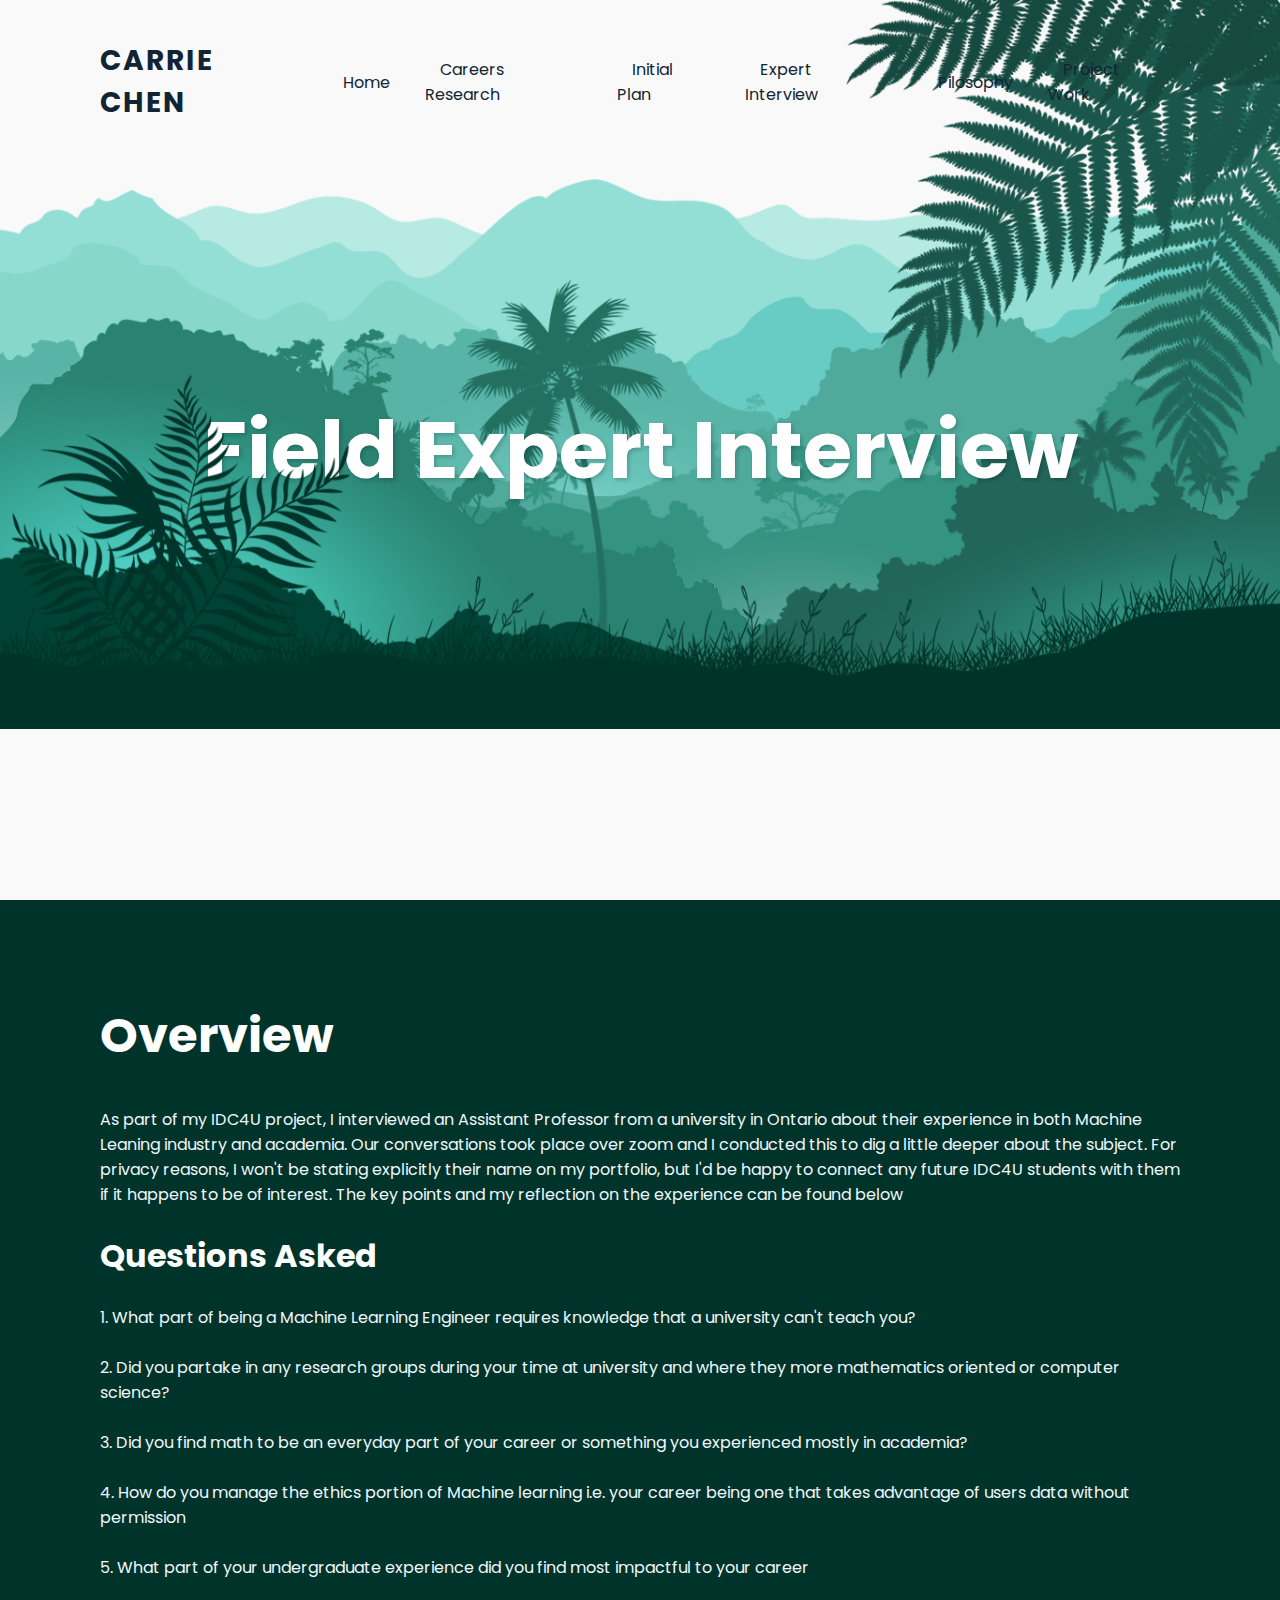
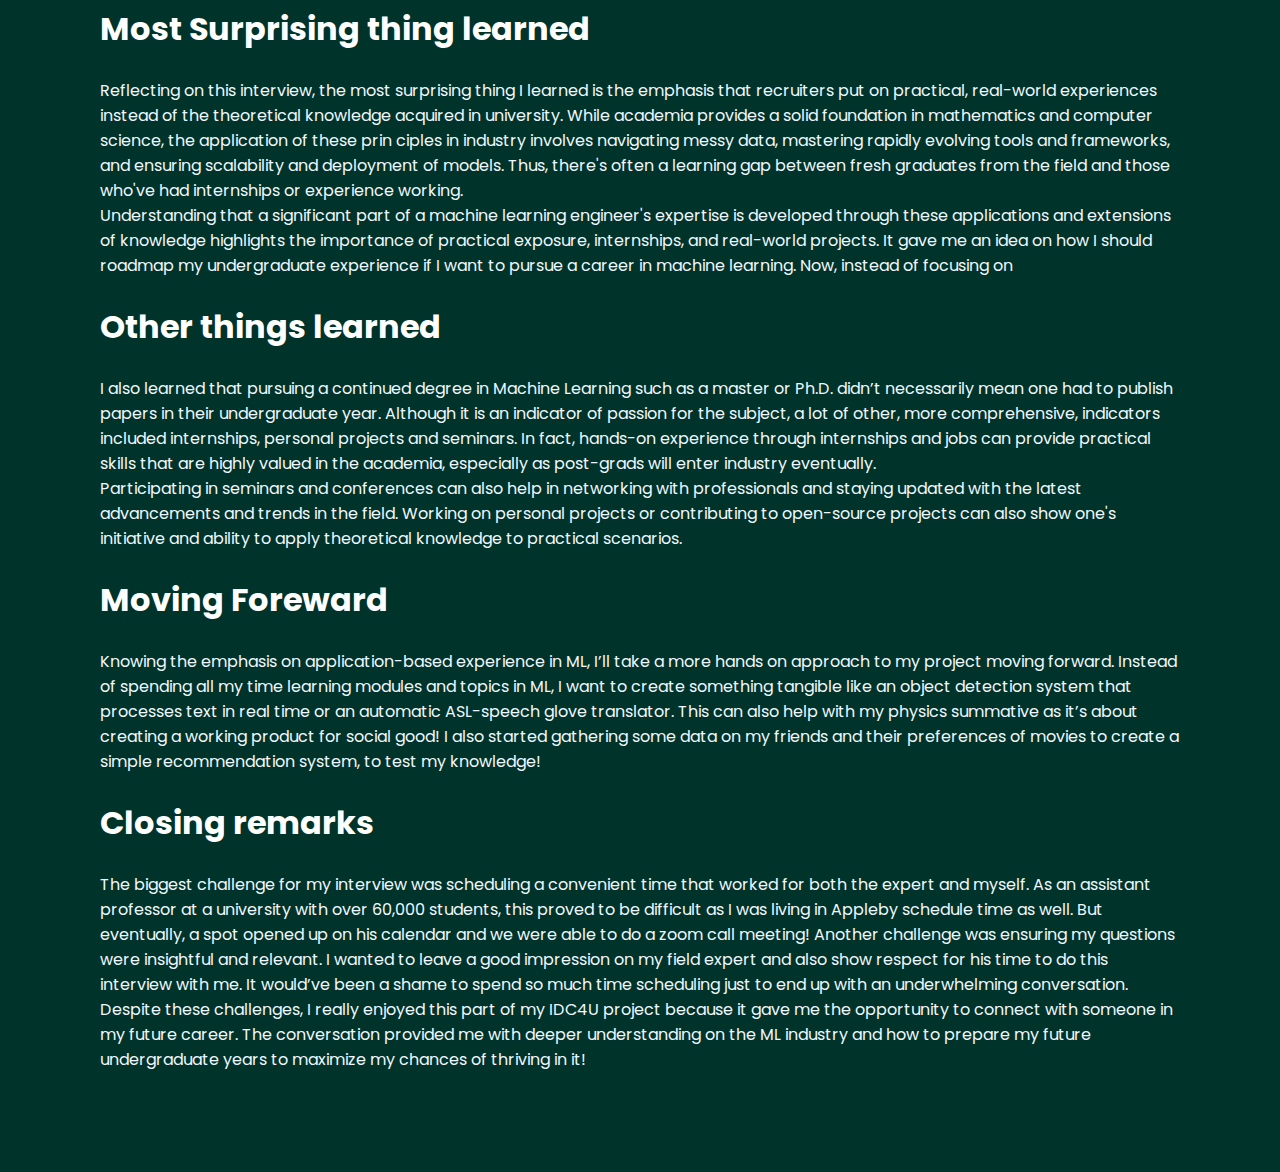
<file: field interview.html>
<!DOCTYPE html>
<html lang="en">

<head>
    <meta charset="UTF-8">
    <meta http-equiv="X-UA-Compatible" content="IE=edge">
    <meta name="viewport" content="width=device-width, initial-scale=1.0">
    <title>IDC4U</title>
    <link rel="stylesheet" href="field interview.css">
</head>

<body>

    <header>
        <a href="index.html" class="Carrie Chen">Carrie Chen</a>
        <ul>
            <li><a href="index.html">Home</a></li>
            <li><a href="careers-research.html">Careers Research</a></li>
            <li><a href="initial plan.html">Initial Plan</a></li>
            <li><a href="field interview.html">Expert Interview</a></li>
            <li><a href="philosophy paper.html">Pilosophy</a></li>
            <li><a href="#">Project Work</a></li>
        </ul>
    </header>

    <section class="parallax">
        <img src="images/hill1.png" id="hill1">
        <img src="images/hill2.png" id="hill2">
        <img src="images/hill3.png" id="hill3">
        <img src="images/hill4.png" id="hill4">
        <img src="images/hill5.png" id="hill5">
        <img src="images/tree.png" id="tree">
        <h2 id="text">Field Expert Interview</h2>
        <img src="images/leaf.png" id="leaf">
        <img src="images/plant.png" id="plant">
    </section>

    <section class="sec">
        <h2>Overview</h2>
        <p>
            <br>
            As part of my IDC4U project, I interviewed an Assistant Professor from a university in Ontario about their 
            experience in both Machine Leaning industry and academia. Our conversations took place over zoom and I 
            conducted this to dig a little deeper about the subject. For privacy reasons, I won't be stating explicitly
            their name on my portfolio, but I'd be happy to connect any future IDC4U students with them if it happens to be of interest. The 
            key points and my reflection on the experience can be found below 
            <br><br>
            
        </p>
        <h3>Questions Asked</h3>
        <p>
            <br>
            1. What part of being a Machine Learning Engineer requires knowledge that a university can't teach you?   
            <br><br>
            2. Did you partake in any research groups during your time at university and where they more mathematics oriented or computer science?   
            <br><br>
            3. Did you find math to be an everyday part of your career or something you experienced mostly in academia?   
            <br><br>
            4. How do you manage the ethics portion of Machine learning i.e. your career being one that takes advantage of users data without permission  
            <br><br>
            5. What part of your undergraduate experience did you find most impactful to your career  
            <br>
            <br>
        </p>
        <h3>Most Surprising thing learned</h3>
        <p>
            <br>
            Reflecting on this interview, the most surprising thing I learned is the emphasis that recruiters put on practical, real-world experiences instead of the 
            theoretical knowledge acquired in university. While academia provides a solid foundation in mathematics and computer science, the application of these prin
            ciples in industry involves navigating messy data, mastering rapidly evolving tools and frameworks, and ensuring scalability and deployment of models. Thus,
             there's often a learning gap between fresh graduates from the field and those who've had internships or experience working.  
            <br>
            Understanding that a significant part of a machine learning engineer's expertise is developed through these applications and extensions of knowledge highlights the 
            importance of practical exposure, internships, and real-world projects. It gave me an idea on how I should roadmap my undergraduate experience if I want to 
            pursue a career in machine learning. Now, instead of focusing on  
            <br>
            <br>
        </p>
        <h3>Other things learned</h3>
        <p>
            <br>
            I also learned that pursuing a continued degree in Machine Learning such as a master or Ph.D. didn’t necessarily mean one had to publish papers in their 
            undergraduate year. Although it is an indicator of passion for the subject, a lot of other, more comprehensive, indicators included internships, personal 
            projects and seminars. In fact, hands-on experience through internships and jobs can provide practical skills that are highly valued in the academia, 
            especially as post-grads will enter industry eventually. 
            <br>
            Participating in seminars and conferences can also help in networking with professionals and 
            staying updated with the latest advancements and trends in the field. Working on personal projects or contributing to open-source projects can also 
            show one's initiative and ability to apply theoretical knowledge to practical scenarios.  
            <br>
            <br>
        </p>
        <h3>Moving Foreward</h3>
        <p>
            <br>
            Knowing the emphasis on application-based experience in ML, I’ll take a more hands on approach to my project moving forward. Instead of spending all my time 
            learning modules and topics in ML, I want to create something tangible like an object detection system that processes text in real time or an automatic 
            ASL-speech glove translator. This can also help with my physics summative as it’s about creating a working product for social good! 

            I also started gathering some data on my friends and their preferences of movies to create a simple recommendation system, to test my knowledge!  
            <br><br>
        </p>
        <h3> Closing remarks </h3>
        <p>
            <br>
            The biggest challenge for my interview was scheduling a convenient time that worked for both the expert and myself. As an assistant professor at a university with over 60,000 students, this proved to be difficult as I was living in Appleby schedule time as well. But eventually, a spot opened up on his calendar and we were able to do a zoom call meeting! Another challenge was ensuring my questions were insightful and relevant. I wanted to leave a good impression on my field expert and also show respect for his time to do this interview with me. It would’ve been a shame to spend so much time scheduling just to end up with an underwhelming conversation.  
            <br>
 

Despite these challenges, I really enjoyed this part of my IDC4U project because it gave me the opportunity to connect with someone in my future career. The conversation provided me with deeper understanding on the ML industry and how to prepare my future undergraduate years to maximize my chances of thriving in it! 
        </p>
    </section>


    <script src="field interview.js"></script>
</body>

</html>
</file>
<file: field interview.css>
@import url('https://fonts.googleapis.com/css2?family=Poppins:wght@300;400;500;600;700;800;900&display=swap');

* {
    margin: 0;
    padding: 0;
    box-sizing: border-box;
    font-family: 'Poppins', sans-serif;
}

::selection {
    background: rgba(0, 0, 0, .2);
}

body {
    background: #f9f9f9;
    min-height: 100vh;
    overflow-x: hidden;
}

header {
    position: absolute;
    top: 0; 
    left: 0;
    width: 100%;
    padding: 40px 100px;
    display: flex;
    justify-content: space-between;
    align-items: center;
    z-index: 10000;
}
header .Carrie {
    color: #112434;
    font-weight: 700;
    text-decoration: none;
    font-size: 1.75em;
    text-transform: uppercase;
    letter-spacing: 2px;
}

header ul {
    display: flex;
    justify-content: center;
    align-items: center;
}
header ul li {
    list-style: none;
    margin-left: 20px;
}

/*rounds the boarder of every header*/
header ul li a {
    text-decoration: none;
    padding: 6px 15px;
    color: #112434;
    border-radius: 20px;
}

/*this creates hover boxes around the users mouse*/
header ul li a:hover, 
header ul li a.active {
    background: #112434;
    color: #ffff;
}

.logo {
    font-size: 2em;
    color: #359381;
    pointer-events: none;
    margin-right: 270px;
}

.navigation a {
    text-decoration: none;
    color: #359381;
    padding: 6px 15px;
    border-radius: 20px;
    margin: 0 10px;
    font-weight: 600;
}

.navigation a:hover,
.navigation a.active {
    background: #359381;
    color: #fff;
}

.parallax {
    position: relative;
    display: flex;
    justify-content: center;
    align-items: center;
    height: 100vh;
}

#text {
    position: absolute;
    font-size: 5em;
    color: #fff;
    text-shadow: 2px 2px 4px rgba(0, 0, 0, .2);
}

.parallax img {
    position: absolute;
    top: 0;
    left: 0;
    width: 100%;
    pointer-events: none;
}

.sec {
    position: relative;
    background: #003329;
    padding: 100px;
}

.sec h2 {
    font-size: 3em;
    color: #ffff;
    margin-bottom: 10px;
}

.sec h3 {
    font-size: 2em; 
    color: #ffff
}
.sec p {
    font-size: 1em;
    color: aliceblue;
}
</file>
